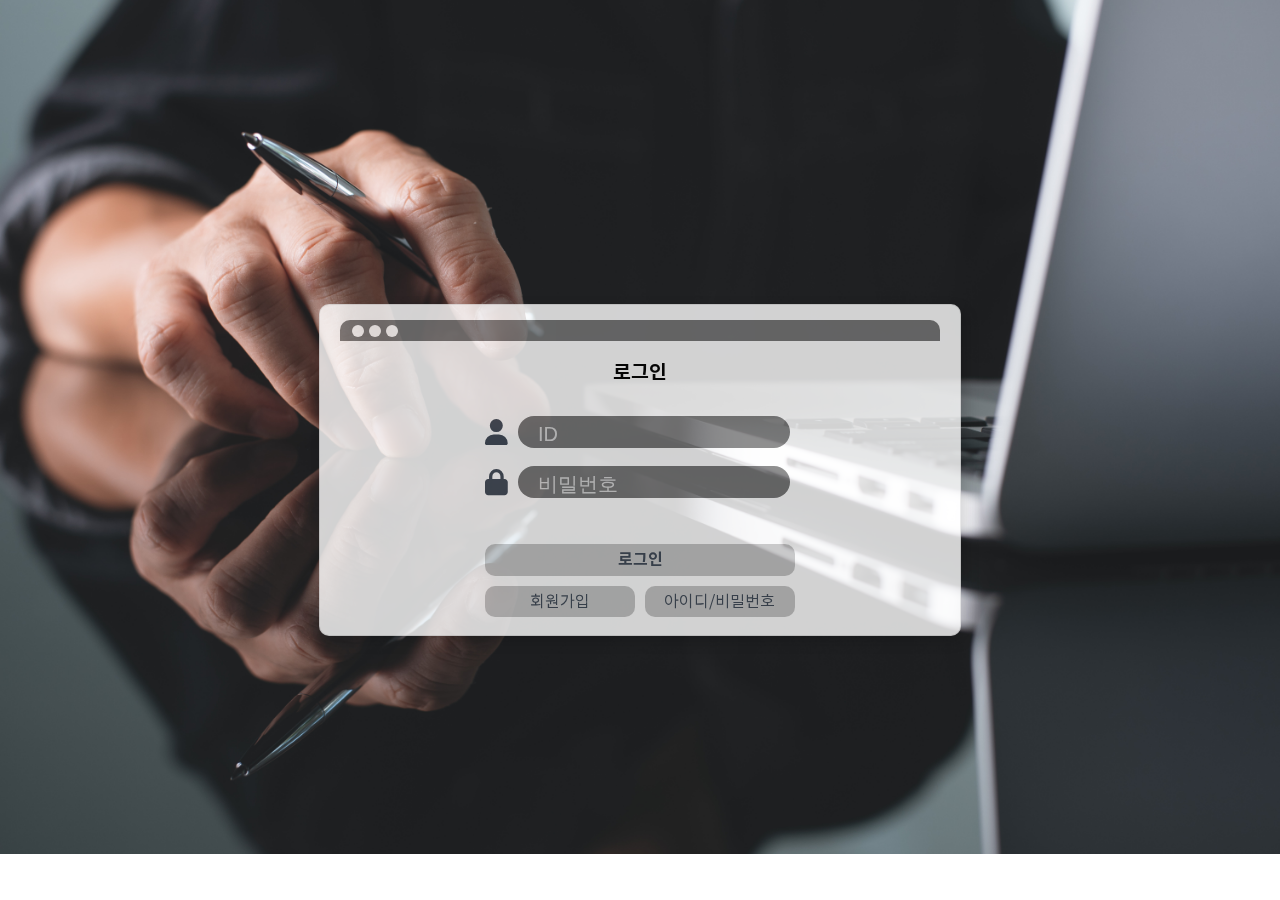
<file: index.html>
<!DOCTYPE html>
<html lang="ko">
  <head>
    <meta charset="utf-8" />
    <title>로그인 | Forest 관리시스템</title>
    <meta name="description" content="Forest 관리시스템" />

    <meta http-equiv="X-UA-Compatible" content="IE=edge" />
    <meta name="viewport" content="width=1400" />
    <meta name="apple-mobile-web-app-title" content="SOOBIN KIM" /> 
    <link rel="shortcut icon" type="image/x-icon" href="favicon.ico" />
    <link rel="stylesheet" href="fa/css/all.min.css" />
    <link rel="stylesheet" href="css/web-font.css" />
    <link rel="stylesheet" href="css/style.css" />
    <script src="js/jquery-3.6.0.min.js"></script>
    <script src="js/dino-common.js"></script>

  </head>
  <body class="login">
    <div id="wrapper">
      <main id="main">
        <section id="login"> 
          <div class="logo">
            <h1><img alt="SOOBINKIM" src="img/logo.png" />SOOBIN KIM</h1>
          </div>
          <div class="box">
            <div class="top">
              <ul>
                <li><span>장식</span></li>
                <li><span>장식</span></li>
                <li><span>장식</span></li>
              </ul>

            </div>
            <div class="bottom">
              <h2>로그인</h2>
              <ul class="login-form">
                <li><i class="fa-solid fa-user"></i><input placeholder="ID" type="text" /></li>
                <li><i class="fa-solid fa-lock"></i><input placeholder="비밀번호" type="password" /></li>
              </ul>
              <ul class="button-box">
                <li><a href="/page/overview/dashboard.html">로그인</a></li>
                <li><a href="#">회원가입</a></li>
                <li><a href="#">아이디/비밀번호</a></li>
                
              </ul>

            </div>

          </div> 

        </section>





      </main>






    </div> <!-- #wrapper -->

<script>
'use strict';



</script>
  </body>
</html>
</file>
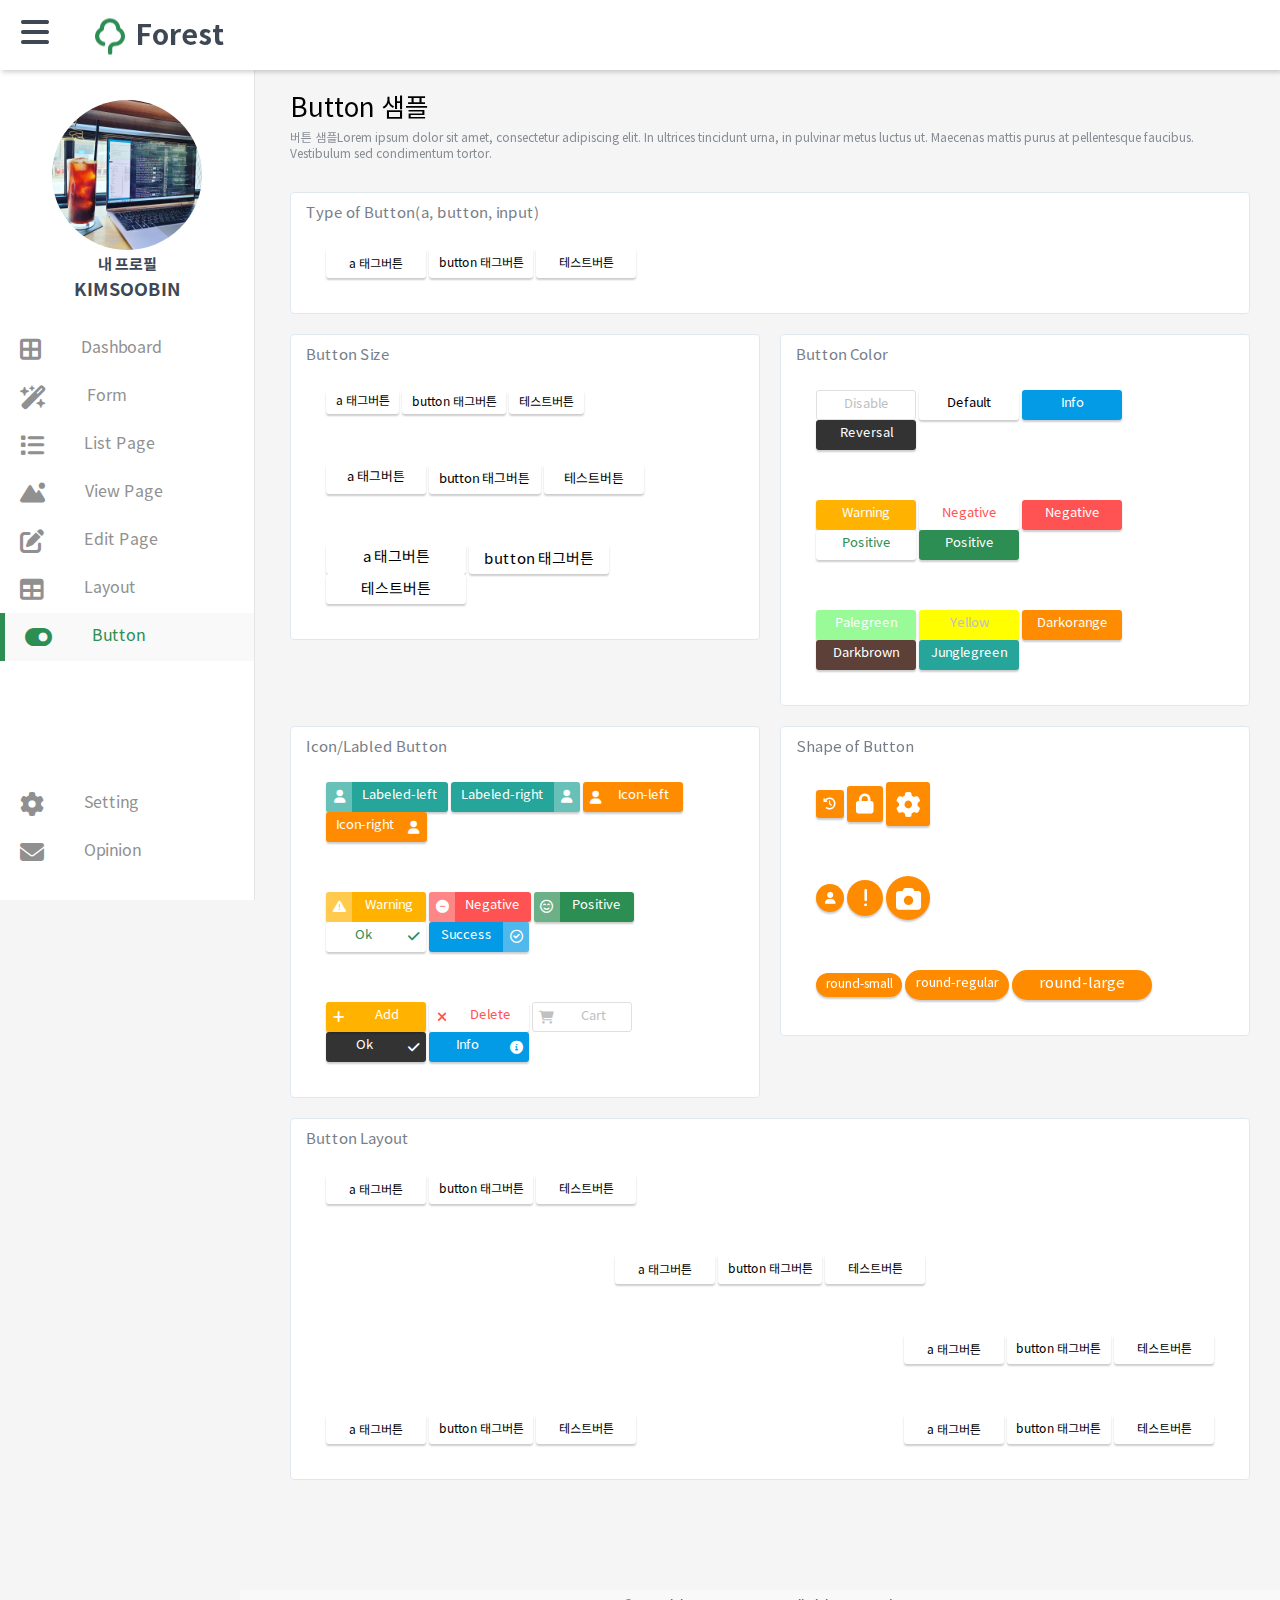
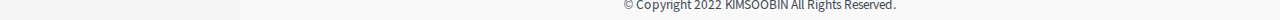
<file: page/sample/button.html>
<!DOCTYPE html>
<html lang="ko">
  <head>
    <meta charset="utf-8" />
    <title>Button | Forest 관리시스템</title>
    <meta name="description" content=" Forest 관리시스템" />

    <meta http-equiv="X-UA-Compatible" content="IE=edge" />
    <meta name="viewport" content="width=1400" />
    <meta name="apple-mobile-web-app-title" content="SOOBIN KIM" /> 
    <link rel="shortcut icon" type="image/x-icon" href="../../favicon.ico" />
    <link rel="stylesheet" href="../../fa/css/all.min.css" />
    <link rel="stylesheet" href="../../css/web-font.css" />
    <link rel="stylesheet" href="../../css/style.css" />
    <script src="../../js/jquery-3.6.0.min.js"></script>
    <script src="../../js/dino-common.js"></script>

  </head>
  <body class="sub button">
    <div id="wrapper">
      <a href="#" id="skip-nav">본문 바로가기</a>
      
      <header id="header">
        <div class="bar"><a href="#"><i class="fa-solid fa-bars"></i></a></div>
        <div class="logo">
          <h1><a href="#"><img alt="SOOBINKIM" src="../../img/logo.png" />Forest</a></h1>
        </div>
      </header>

      <section id="gnb" class="custom-scroll">
        <h2 class="ir-hidden">네비게이션</h2>
        <div class="profile">
          <img alt="picture" src="../../img/profile.jpg" />
          <h3>내 프로필</h3>
          <h4>KIMSOOBIN</h4>
        </div>
        <nav>
          <ul class="top">
            <li><a href="../overview/dashboard.html"><i class="fa-solid fa-border-all"></i>Dashboard</a></li>
            <li><a href="../../page/sample/form.html"><i class="fa-solid fa-wand-magic-sparkles"></i>Form</a></li>
            <li><a href="#"><i class="fa-solid fa-list"></i>List Page</a></li>
            <li><a href="#"><i class="fa-solid fa-mountain-sun"></i>View Page</a></li>
            <li><a href="../../page/sample/editpage.html"><i class="fa-solid fa-pen-to-square"></i>Edit Page</a></li>
            <li><a href="../../page/sample/layout.html"><i class="fa-solid fa-table"></i>Layout</a></li>
            <li class="on"><a href="../../page/sample/button.html"><i class="fa-solid fa-toggle-on"></i>Button</a></li>
          </ul>
          <ul class="bottom">
            <li><a href="#"><i class="fa-solid fa-gear"></i>Setting</a></li>
            <li><a href="#"><i class="fa-solid fa-envelope"></i>Opinion</a></li>
          </ul>
        </nav>
      </section>

      <main id="main">
        <h2>Button 샘플</h2>
        <p>버튼 샘플Lorem ipsum dolor sit amet, consectetur adipiscing elit. In ultrices tincidunt urna, in pulvinar metus luctus ut. Maecenas mattis purus at pellentesque faucibus. Vestibulum sed condimentum tortor.</p>
        <section class="container type-1">
          <section>
            <h3>Type of Button(a, button, input)</h3>
            <div class="button-inner">
              <a href="#" class="btn">a 태그버튼</a>
              <button type="submit" class="btn">button 태그버튼</button>
              <input type="submit" class="btn" value="테스트버튼" /> 
            </div>
          </section>
        </section>
        
        <section class="container type-2">
          <section>
            <h3>Button Size</h3>
            <div class="button-inner left">
              <a href="#" class="btn small">a 태그버튼</a>
              <button type="submit" class="btn small">button 태그버튼</button>
              <input type="submit" class="btn small" value="테스트버튼" />
            </div>

            <div class="button-inner left">
              <a href="#" class="btn regular">a 태그버튼</a>
              <button type="submit" class="btn regular">button 태그버튼</button>
              <input type="submit" class="btn regular" value="테스트버튼" />
            </div>

            <div class="button-inner left">
              <a href="#" class="btn large">a 태그버튼</a>
              <button type="submit" class="btn large">button 태그버튼</button>
              <input type="submit" class="btn large" value="테스트버튼" />
            </div>
          </section>

          <section>
            <h3>Button Color</h3>
            <div class="button-inner left">
              <a href="#" class="btn regular disable">Disable</a>
              <a href="#" class="btn regular default">Default</a>
              <a href="#" class="btn regular info">Info</a>
              <a href="#" class="btn regular reversal">Reversal</a>
            </div>
            <div class="button-inner left">
              <a href="#" class="btn regular warning">Warning</a>
              <a href="#" class="btn regular negative_empty">Negative</a>
              <a href="#" class="btn regular negative_full">Negative</a>
              <a href="#" class="btn regular positive_empty">Positive</a>
              <a href="#" class="btn regular positive_full">Positive</a>
            </div>
            <div class="button-inner left">
              <a href="#" class="btn regular palegreen">Palegreen</a>
              <a href="#" class="btn regular yellow">Yellow</a>
              <a href="#" class="btn regular darkorange">Darkorange</a>
              <a href="#" class="btn regular darkbrown">Darkbrown</a>
              <a href="#" class="btn regular junglegreen">Junglegreen</a>
            </div>
          </section>
        </section>

        <section class="container type-2">
          <section>
            <h3>Icon/Labled Button</h3>
            <div class="button-inner left">
              <a href="#" class="btn regular junglegreen labeled-left"><i class="fa-solid fa-user"></i>Labeled-left</a>
              <a href="#" class="btn regular junglegreen labeled-right"><i class="fa-solid fa-user"></i>Labeled-right</a>
              <a href="#" class="btn regular darkorange icon-left"><i class="fa-solid fa-user"></i>Icon-left</a>
              <a href="#" class="btn regular darkorange icon-right"><i class="fa-solid fa-user"></i>Icon-right</a>
            </div>
            <div class="button-inner left">
              <a href="#" class="btn regular warning labeled-left"><i class="fas fa-regular fa-triangle-exclamation"></i>Warning</a>
              <a href="#" class="btn regular negative_full labeled-left"><i class="fas fa-regular fa-circle-minus"></i>Negative</a>
              <a href="#" class="btn regular positive_full labeled-left"><i class="fa-regular fa-face-smile-beam"></i>Positive</a>
              <a href="#" class="btn regular positive_empty labeled-right"><i class="fa-solid fa-check"></i>Ok</a>
              <a href="#" class="btn regular info labeled-right"><i class="fa-regular fa-circle-check"></i>Success</a>
            </div>
            <div class="button-inner left">
              <a href="#" class="btn regular warning icon-left "><i class="fa-solid fa-plus"></i>Add</a>
              <a href="#" class="btn regular negative_empty icon-left"><i class="fa-solid fa-xmark"></i>Delete</a>
              <a href="#" class="btn regular disable icon-left "><i class="fa-solid fa-cart-shopping"></i>Cart</a>
              <a href="#" class="btn regular reversal icon-right"><i class="fa-solid fa-check"></i>Ok</a>
              <a href="#" class="btn regular info icon-right"><i class="fas fa-regular fa-circle-info"></i>Info</a>
            </div>
          </section>

          <section>
            <h3>Shape of Button</h3>
            <div class="button-inner left">
              <a href="#" class="btn darkorange icon-only icon-small"><i class="fa-solid fa-clock-rotate-left"></i><span class="ir-hidden">되돌리기</span></a>
              <a href="#" class="btn darkorange icon-only icon-regular"><i class="fa-solid fa-lock"></i><span class="ir-hidden">보안</span></a>
              <a href="#" class="btn darkorange icon-only icon-large"><i class="fa-solid fa-gear"></i><span class="ir-hidden">설정</span></a>
            </div>
            <div class="button-inner left">
              <a href="#" class="btn darkorange circle circle-small"><i class="fa-solid fa-user"></i><span class="ir-hidden">사용자</span></a>
              <a href="#" class="btn darkorange circle circle-regular"><i class="fa-solid fa-exclamation"></i><span class="ir-hidden">경고</span></a>
              <a href="#" class="btn large darkorange circle circle-large"><i class="fa-solid fa-camera"></i><span class="ir-hidden">사진</span></a>
            </div>
            <div class="button-inner left">
              <a href="#" class="btn small darkorange round">round-small</a>
              <a href="#" class="btn regular darkorange round">round-regular</a>
              <a href="#" class="btn large darkorange round">round-large</a>
            </div>
          </section>
        </section>
        <section class="container type-1">
          <section>
            <h3>Button Layout</h3>
            <div class="button-inner left">
              <a href="#" class="btn">a 태그버튼</a>
              <button type="submit" class="btn">button 태그버튼</button>
              <input type="submit" class="btn" value="테스트버튼" />
            </div>
  
            <div class="button-inner center">
              <a href="#" class="btn">a 태그버튼</a>
              <button type="submit" class="btn">button 태그버튼</button>
              <input type="submit" class="btn" value="테스트버튼" />
            </div>
  
            <div class="button-inner right">
              <a href="#" class="btn">a 태그버튼</a>
              <button type="submit" class="btn">button 태그버튼</button>
              <input type="submit" class="btn" value="테스트버튼" />
            </div>
  
            <div class="button-inner justify">
              <a href="#" class="btn left">a 태그버튼</a>
              <button type="submit" class="btn left">button 태그버튼</button>
              <input type="submit" class="btn left" value="테스트버튼" />
  
              <a href="#" class="btn">a 태그버튼</a>
              <button type="submit" class="btn">button 태그버튼</button>
              <input type="submit" class="btn" value="테스트버튼" />
            </div>
          </section>
        </section>




      </main>

      <footer id="footer">
        <p>© Copyright 2022 KIMSOOBIN All Rights Reserved.</p>
      </footer>




    </div> <!-- #wrapper -->

<script>
'use strict';



</script>
  </body>
</html>
</file>
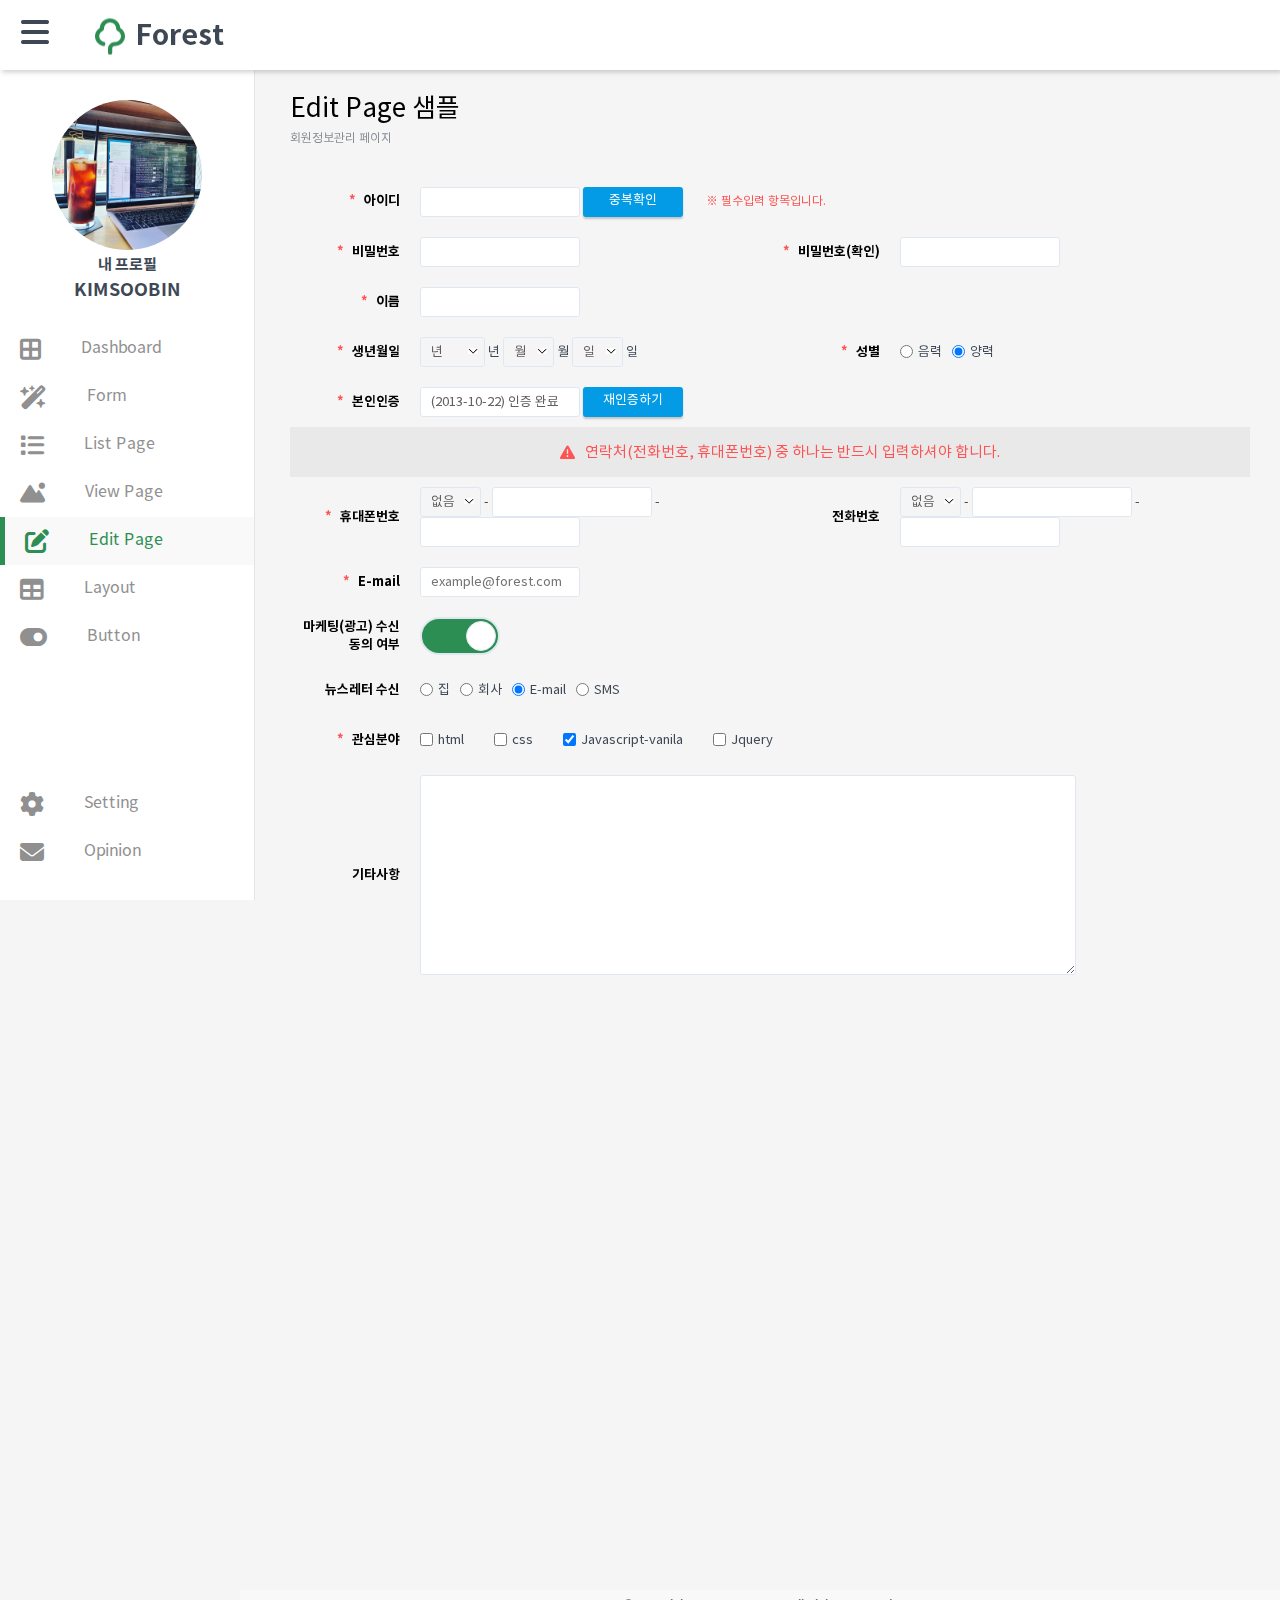
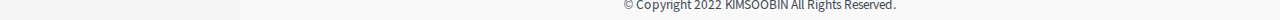
<file: page/sample/editpage.html>
<!DOCTYPE html>
<html lang="ko">
  <head>
    <meta charset="utf-8" />
    <title>Edit Page | Forest 관리시스템</title>
    <meta name="description" content=" Forest 관리시스템" />

    <meta http-equiv="X-UA-Compatible" content="IE=edge" />
    <meta name="viewport" content="width=1400" />
    <meta name="apple-mobile-web-app-title" content="SOOBIN KIM" /> 
    <link rel="shortcut icon" type="image/x-icon" href="../../favicon.ico" />
    <link rel="stylesheet" href="../../fa/css/all.min.css" />
    <link rel="stylesheet" href="../../css/web-font.css" />
    <link rel="stylesheet" href="../../css/style.css" />
    <script src="../../js/jquery-3.6.0.min.js"></script>
    <script src="../../js/dino-common.js"></script>

  </head>
  <body class="sub sample design editPage">
    <div id="wrapper">
      <a href="#" id="skip-nav">본문 바로가기</a>
      <header id="header">
        <div class="bar"><a href="#"><i class="fa-solid fa-bars"></i></a></div>
        <div class="logo">
          <h1><a href="#"><img alt="SOOBINKIM" src="../../img/logo.png" />Forest</a></h1>
        </div>
      </header>

      <section id="gnb" >
        <h2 class="ir-hidden">네비게이션</h2>
        <div class="profile">
          <img alt="picture" src="../../img/profile.jpg" />
          <h3>내 프로필</h3>
          <h4>KIMSOOBIN</h4>
        </div>
        <nav>
          <ul class="top">
            <li><a href="../overview/dashboard.html"><i class="fa-solid fa-border-all"></i>Dashboard</a></li>
            <li><a href="../../page/sample/form.html"><i class="fa-solid fa-wand-magic-sparkles"></i>Form</a></li>
            <li><a href="#"><i class="fa-solid fa-list"></i>List Page</a></li>
            <li><a href="#"><i class="fa-solid fa-mountain-sun"></i>View Page</a></li>
            <li class="on"><a href="../../page/sample/editpage.html"><i class="fa-solid fa-pen-to-square"></i>Edit Page</a></li>
            <li><a href="../../page/sample/layout.html"><i class="fa-solid fa-table"></i>Layout</a></li>
            <li><a href="../../page/sample/button.html"><i class="fa-solid fa-toggle-on"></i>Button</a></li>
          </ul>
          <ul class="bottom">
            <li><a href="#"><i class="fa-solid fa-gear"></i>Setting</a></li>
            <li><a href="#"><i class="fa-solid fa-envelope"></i>Opinion</a></li>
          </ul>
        </nav>
      </section>

      <main id="main">
        <h2>Edit Page 샘플</h2>
        <p>회원정보관리 페이지</p>

        <table class="form-box">
          <colgroup>
            <col style="width: 120px;" />
            <col />
            <col style="width: 120px;" />
            <col />
          </colgroup>
          <tbody>
            <tbody>
              <tr>
                <td class="th"><label for="user-id"><em>*</em>아이디</label></td>
                <td colspan="3">
                  <input type="text" name="user_id" id="user-id" class="text" value="" />
                  <a href="#" class="btn regular info">중복확인</a>
                  <span class="essential">※ 필수입력 항목입니다.</span>
                </td>
              </tr>
              <tr>
                <td class="th"><label for="password"><em>*</em>비밀번호</label></td>
                <td><input type="password" name="password" id="password" class="text" value="" /></td>
                <td class="th"><label for="password-re"><em>*</em>비밀번호(확인)</label></td>
                <td>
                  <input type="password" name="password-re" id="password-re" class="text" value="" />
                </td>
              </tr>
              <tr>
                <td class="th"><label for="name"><em>*</em>이름</label></td>
                <td colspan="3">
                  <input type="text" name="name" id="name" class="text" value="" />
                </td>
              </tr>
              <tr>
                <td class="th"><label for="birth"><em>*</em>생년월일</label></td>
                <td>                
                  <select name="" id="year">
                    <option value="">년</option>
                    <option value="s1">1991</option>
                    <option value="s1">1992</option>
                    <option value="s1">1993</option>
                    <option value="s1">1994</option>
                    <option value="s1">1995</option>
                  </select>
                   년 
                  <select name="" id="month">
                    <option value="">월</option>
                    <option value="m1">1</option>
                    <option value="m2">2</option>
                    <option value="m3">3</option>
                    <option value="m4">4</option>
                    <option value="m5">5</option>
                    <option value="m6">6</option>
                    <option value="m7">7</option>
                    <option value="m8">8</option>
                    <option value="m9">9</option>
                    <option value="m10">10</option>
                    <option value="m11">11</option>
                    <option value="m12">12</option>
                  </select>
                   월 
                  <select name="" id="day">
                    <option value="">일</option>
                    <option value="d1">1</option>
                    <option value="d2">2</option>
                    <option value="d3">3</option>
                    <option value="d4">4</option>
                    <option value="d5">5</option>
                    <option value="d6">6</option>
                    <option value="d7">7</option>
                    <option value="d8">8</option>
                    <option value="d9">9</option>
                    <option value="d10">10</option>
                    <option value="d11">11</option>
                    <option value="d12">12</option>
                    <option value="d13">13</option>
                    <option value="d14">14</option>
                    <option value="d15">15</option>
                    <option value="d16">16</option>
                    <option value="d17">17</option>
                    <option value="d18">18</option>
                    <option value="d19">19</option>
                    <option value="d20">20</option>
                    <option value="d21">21</option>
                    <option value="d22">22</option>
                    <option value="d23">23</option>
                    <option value="d24">24</option>
                    <option value="d25">25</option>
                    <option value="d26">26</option>
                    <option value="d27">27</option>
                    <option value="d28">28</option>
                    <option value="d29">29</option>
                    <option value="d30">30</option>
                    <option value="d31">31</option>
                  </select>
                  일
                </td>

                <td class="th"><label for="gender"><em>*</em>성별</label></td>
                <td>
                  <ul class="input-radio">
                    <li>
                      <input type="radio" name="birth" id="birth-1" value="birth-1" /><label for="birth-1">음력</label>
                    </li>
                    <li>
                      <input type="radio" name="birth" id="birth-2" value="birth-2" checked="checked"/><label for="birth-2">양력</label>
                    </li>
                  </ul>
                </td>
              </tr>
              <tr>
                <td class="th"><label for="
                  certification"><em>*</em>본인인증</label></td>
                <td colspan="3">
                  <input type="text" name="certification" id="certification" class="text" placeholder="readonly" value="(2013-10-22) 인증 완료" readonly="readonly" />
                  <a href="#" class="btn regular info">재인증하기</a>
                </td>
              </tr>
              <tr>
                <td colspan="4" class="essential-info">
                  <span class="essential"><i class="fas fa-regular fa-triangle-exclamation"></i>연락처(전화번호, 휴대폰번호) 중 하나는 반드시 입력하셔야 합니다.
                  </span>
                </td>
              </tr>
              <tr>
                <td class="th"><label for="mobile"><em>*</em>휴대폰번호</label></td>
                <td>                
                  <select name="" id="first-number">
                    <option value="null">없음</option>
                    <option value="010">010</option>
                    <option value="011">011</option>
                    <option value="016">016</option>
                    <option value="017">017</option>
                    <option value="018">018</option>
                  </select>
                   -
                  <input type="text" name="middle-number" id="middle-number" class="text" value="" />
                   -
                  <input type="text" name="last-number" id="last-number" class="text" value="" />
                </td>
                <td class="th"><label for="mobile">전화번호</label></td>
                <td>                
                  <select name="" id="first-number">
                    <option value="null">없음</option>
                    <option value="02">02</option>
                    <option value="031">031</option>
                    <option value="032">032</option>
                    <option value="033">033</option>
                    <option value="041">041</option>
                  </select>
                   -
                  <input type="text" name="middle-number" id="middle-number" class="text" value="" />
                  -
                  <input type="text" name="last-number" id="last-number" class="text" value="" />
                </td>
              </tr>
              <tr>
                <td class="th"><label for="email"><em>*</em>E-mail</label></td>
                <td><input type="text" name="email" id="email" class="text" value="" placeholder="example@forest.com"/></td>
              </tr>
              <tr>
                <td class="th"><label for="interests">마케팅(광고) 수신동의 여부</label></td>
                <td>
                  <a href="#" class="btn-toggle">
                    <label for="">광고수신여부</label>
                    <input type="hidden" name="" id="" data-left="N" data-right="Y" value="Y"/>
                  </a>
                </td>
              </tr>
              <tr>
                <td class="th"><label for="newsletter-1">뉴스레터 수신</label></td>
                <td>
                  <ul class="input-radio">
                    <li><input type="radio" name="newsletter" id="newsletter-1" value="home" /><label for="home">집</label></li>
                    <li><input type="radio" name="newsletter" id="newsletter-2" value="office"/><label for="office">회사</label></li>
                    <li><input type="radio" name="newsletter" id="newsletter-3" value="mailing"  checked="checked" /><label for="mailing">E-mail</label></li>
                    <li><input type="radio" name="newsletter" id="newsletter-4" value="sms" /><label for="sms">SMS</label></li>
                  </ul>
                </td>
              </tr>
              <tr>
                <td class="th"><label for="interests"><em>*</em>관심분야</label></td>
                <td colspan="3">
                  <ul class="input-list">
                    <li><input type="checkbox" name="language[]" id="language-1" value="lang-1" /><label for="language-1">html</label></li>
                    <li><input type="checkbox" name="language[]" id="language-2" value="lang-2" /><label for="language-2">css</label></li>
                    <li><input type="checkbox" name="language[]" id="language-3" value="lang-3" checked="checked"/><label for="language-3">Javascript-vanila</label></li>
                    <li><input type="checkbox" name="language[]" id="language-4" value="lang-4" /><label for="language-4">Jquery</label></li>
                  </ul>
                </td>
              </tr>
              <tr>
                <td class="th"><label for="interests">기타사항</label></td>
                <td colspan="3" class="editor">
                  <textarea name="editor_content" id="editor-content" class="editor"></textarea>
                </td>
              </tr>
            </tbody>
          </tbody>
        </table>

       

      </main>

      <footer id="footer">
        <p>© Copyright 2022 KIMSOOBIN All Rights Reserved.</p>
      </footer>




    </div> <!-- #wrapper -->

<script>
'use strict';

setToggle();
function setToggle() {
  $('a.btn-toggle').each(function() {
    var value = $(this).find('input').val();
    var valueLeft = $(this).find('input').attr('data-left');
    var valueRight = $(this).find('input').attr('data-right');
    $(this).attr({'title': value});
    if (value === valueRight) {
      $(this).addClass('on');
    } else {
      $(this).removeClass('on');
    }
  });

  $('a.btn-toggle').on('click', function() {
    var valueLeft = $(this).find('input').attr('data-left');
    var valueRight = $(this).find('input').attr('data-right');
    if ($(this).hasClass('on') === true) {
      $(this).removeClass('on');
      $(this).find('input').val(valueLeft);
      $(this).attr({'title': valueLeft});
    } else {
      $(this).addClass('on');
      $(this).find('input').val(valueRight);
      $(this).attr({'title': valueRight});
    }
  });
};



</script>
  </body>
</html>
</file>
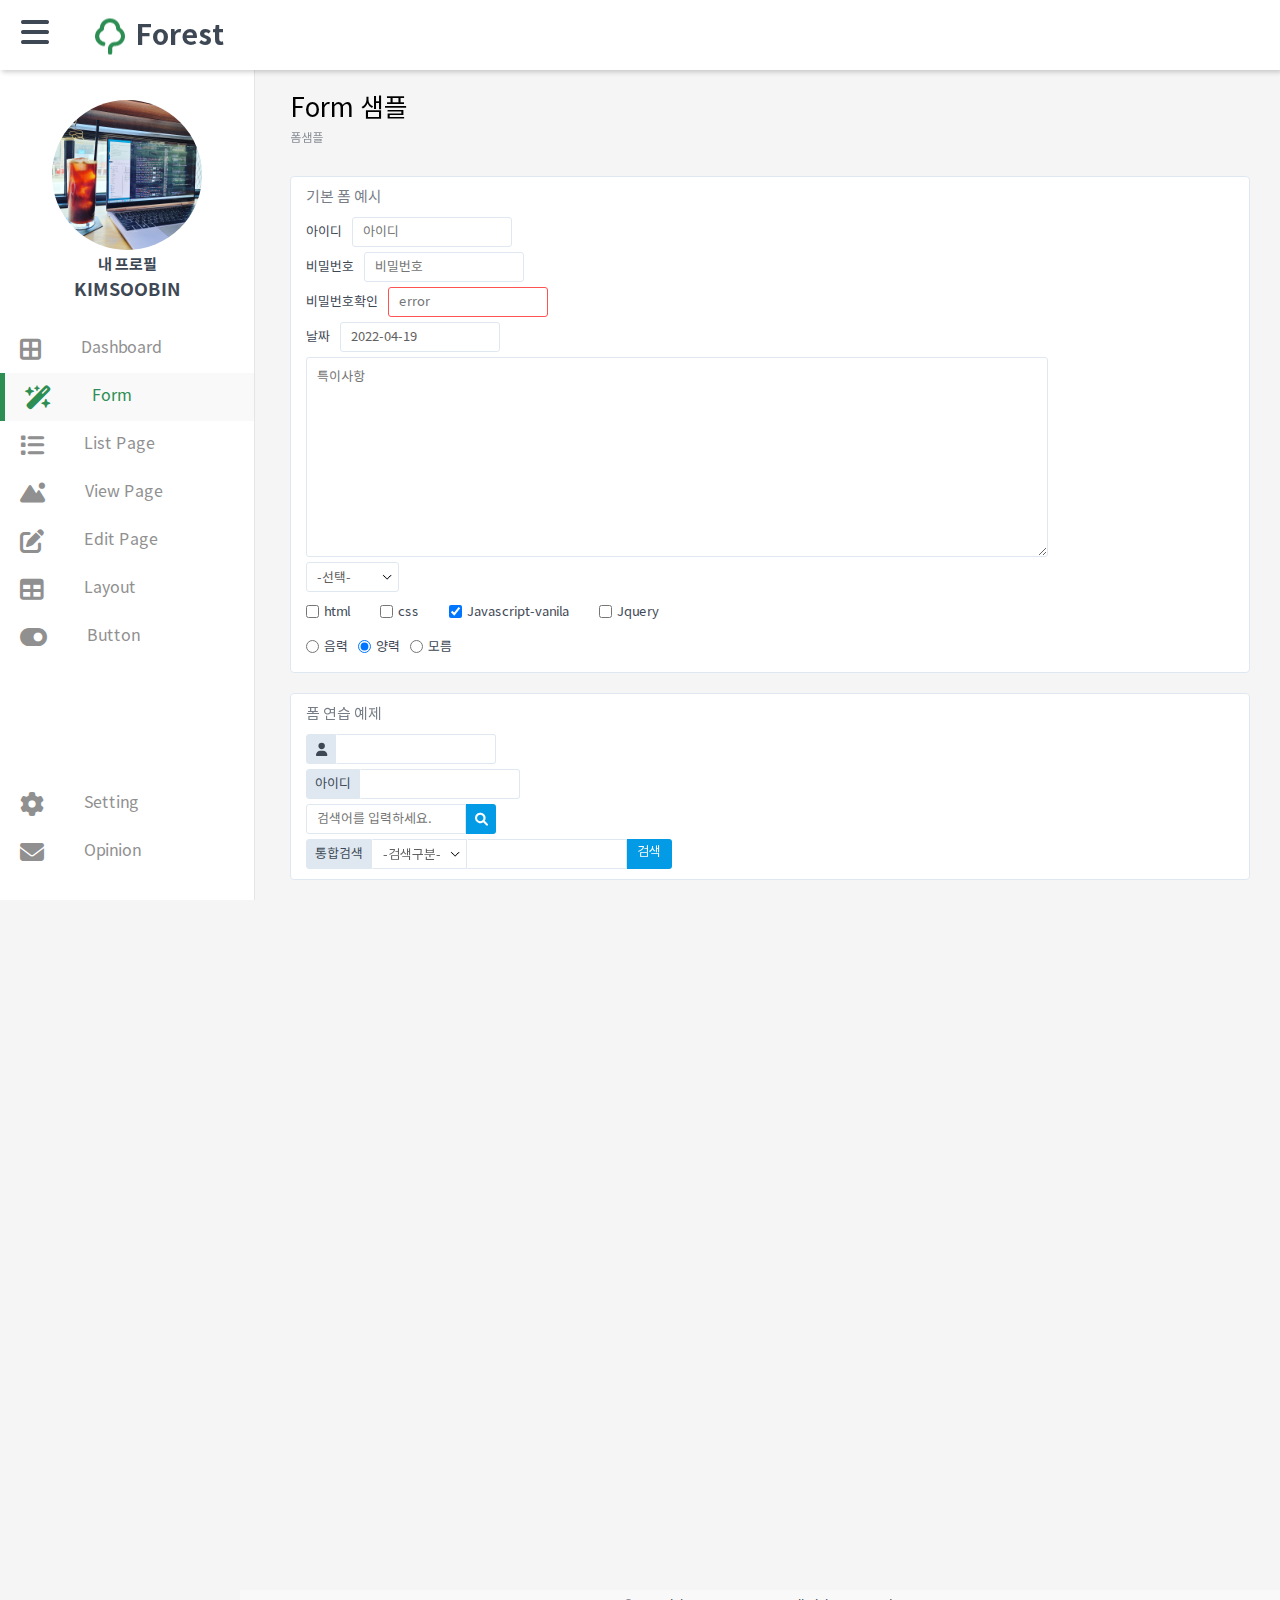
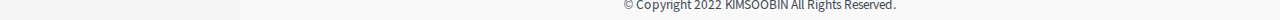
<file: page/sample/form.html>
<!DOCTYPE html>
<html lang="ko">
  <head>
    <meta charset="utf-8" />
    <title>Form | Forest 관리시스템</title>
    <meta name="description" content=" Forest 관리시스템" />

    <meta http-equiv="X-UA-Compatible" content="IE=edge" />
    <meta name="viewport" content="width=1400" />
    <meta name="apple-mobile-web-app-title" content="SOOBIN KIM" /> 
    <link rel="shortcut icon" type="image/x-icon" href="../../favicon.ico" />
    <link rel="stylesheet" href="../../fa/css/all.min.css" />
    <link rel="stylesheet" href="../../css/web-font.css" />
    <link rel="stylesheet" href="../../css/style.css" />
    <script src="../../js/jquery-3.6.0.min.js"></script>
    <script src="../../js/dino-common.js"></script>

  </head>
  <body class="sub sample design form">
    <div id="wrapper">
      <a href="#" id="skip-nav">본문 바로가기</a>
      <header id="header">
        <div class="bar"><a href="#"><i class="fa-solid fa-bars"></i></a></div>
        <div class="logo">
          <h1><a href="#"><img alt="SOOBINKIM" src="../../img/logo.png" />Forest</a></h1>
        </div>
      </header>

      <section id="gnb" >
        <h2 class="ir-hidden">네비게이션</h2>
        <div class="profile">
          <img alt="picture" src="../../img/profile.jpg" />
          <h3>내 프로필</h3>
          <h4>KIMSOOBIN</h4>
        </div>
        <nav>
          <ul class="top">
            <li><a href="../overview/dashboard.html"><i class="fa-solid fa-border-all"></i>Dashboard</a></li>
            <li class="on"><a href="../../page/sample/form.html"><i class="fa-solid fa-wand-magic-sparkles"></i>Form</a></li>
            <li><a href="#"><i class="fa-solid fa-list"></i>List Page</a></li>
            <li><a href="#"><i class="fa-solid fa-mountain-sun"></i>View Page</a></li>
            <li><a href="../../page/sample/editpage.html"><i class="fa-solid fa-pen-to-square"></i>Edit Page</a></li>
            <li><a href="../../page/sample/layout.html"><i class="fa-solid fa-table"></i>Layout</a></li>
            <li><a href="../../page/sample/button.html"><i class="fa-solid fa-toggle-on"></i>Button</a></li>
          </ul>
          <ul class="bottom">
            <li><a href="#"><i class="fa-solid fa-gear"></i>Setting</a></li>
            <li><a href="#"><i class="fa-solid fa-envelope"></i>Opinion</a></li>
          </ul>
        </nav>

      </section>

      <main id="main">
        <h2>Form 샘플</h2>
        <p>폼샘플</p>


        <section class="container type-1">
          <section>
            <h3>기본 폼 예시</h3>
            <ul class="form-box">
              <li>아이디<input type="text" name="" id="name" class="text" placeholder="아이디" value="" /></li>
              <li>비밀번호<input type="password" name="password" id="password" class="text" placeholder="비밀번호" value="" /></li>
              <li>비밀번호확인<input type="text" name="" id="error" class="error text" placeholder="error" value="" /></li>
              <li>날짜<input type="text" name="day" id="day" class="day text" placeholder="readonly" value="2022-04-19" readonly="readonly" /></li>
              <li><textarea name="" id="" placeholder="특이사항"></textarea></li>
              <li>
                <select name="" id="">
                  <option value="">-선택-</option>
                  <option value="s1">AdobeXD</option>
                  <option value="s1">Figma</option>
                  <option value="s1">Zeplin</option>
                  <option value="s1">Sketch</option>
                  <option value="s1">기타</option>
                </select>
              </li>
              <li>
                <ul class="input-list">
                  <li><input type="checkbox" name="language[]" id="language-1" value="lang-1" /><label for="language-1">html</label></li>
                  <li><input type="checkbox" name="language[]" id="language-2" value="lang-2" /><label for="language-2">css</label></li>
                  <li><input type="checkbox" name="language[]" id="language-3" value="lang-3" checked="checked"/><label for="language-3">Javascript-vanila</label></li>
                  <li><input type="checkbox" name="language[]" id="language-4" value="lang-4" /><label for="language-4">Jquery</label></li>
                </ul>
              </li>
              <li>
                <ul class="input-radio">
                  <li><input type="radio" name="birth" id="birth-1" value="birth-1" /><label for="birth-1">음력</label></li>
                  <li><input type="radio" name="birth" id="birth-2" value="birth-2" checked="checked"/><label for="birth-2">양력</label></li>
                  <li><input type="radio" name="birth" id="birth-3" value="birth-3" /><label for="birth-3">모름</label></li>
                </ul>
              </li>

            </ul>

          </section>
        </section>

        <section class="container type-1">
          <section>
            <h3>폼 연습 예제</h3>
            <ul class="form-box">
              <li>
                <div class="input-inner">
                  <label for="user-id"><i class="fa-solid fa-user"><span>아이디</span></i></label>
                  <input type="text" name="user-id" id="user-id" class="text" />
                </div>
              </li>
              <li>
                <div class="input-inner">
                  <label for="user-id">아이디</label>
                  <input type="text" name="user-id" id="user-id" class="text"/>
                </div>
              </li>
              <li>
                <div class="input-inner">
                  <input type="text" name="user_id" id="user-id" class="text" placeholder="검색어를 입력하세요." />
                  <a href="#" class="btn regular info icon-only"><i class="fa-solid fa-search"><span>검색</span></i></a>
                </div>
              </li>
              <li>
                <div class="input-inner">
                  <label for="search-box">통합검색</label>
                  <select name="search-box" id="search-box">
                    <option value="">-검색구분-</option>
                    <option value="">글</option>
                    <option value="">댓글</option>
                    <option value="">글쓴이</option>
                  </select>
                  <input type="text" name="search" id="search" class="search text" />
                  <a href="#" class="btn regular info">검색</a>

                </div>
              </li>








            </ul>

          </section>


        </section>


      </main>

      <footer id="footer">
        <p>© Copyright 2022 KIMSOOBIN All Rights Reserved.</p>
      </footer>




    </div> <!-- #wrapper -->

<script>
'use strict';



</script>
  </body>
</html>
</file>
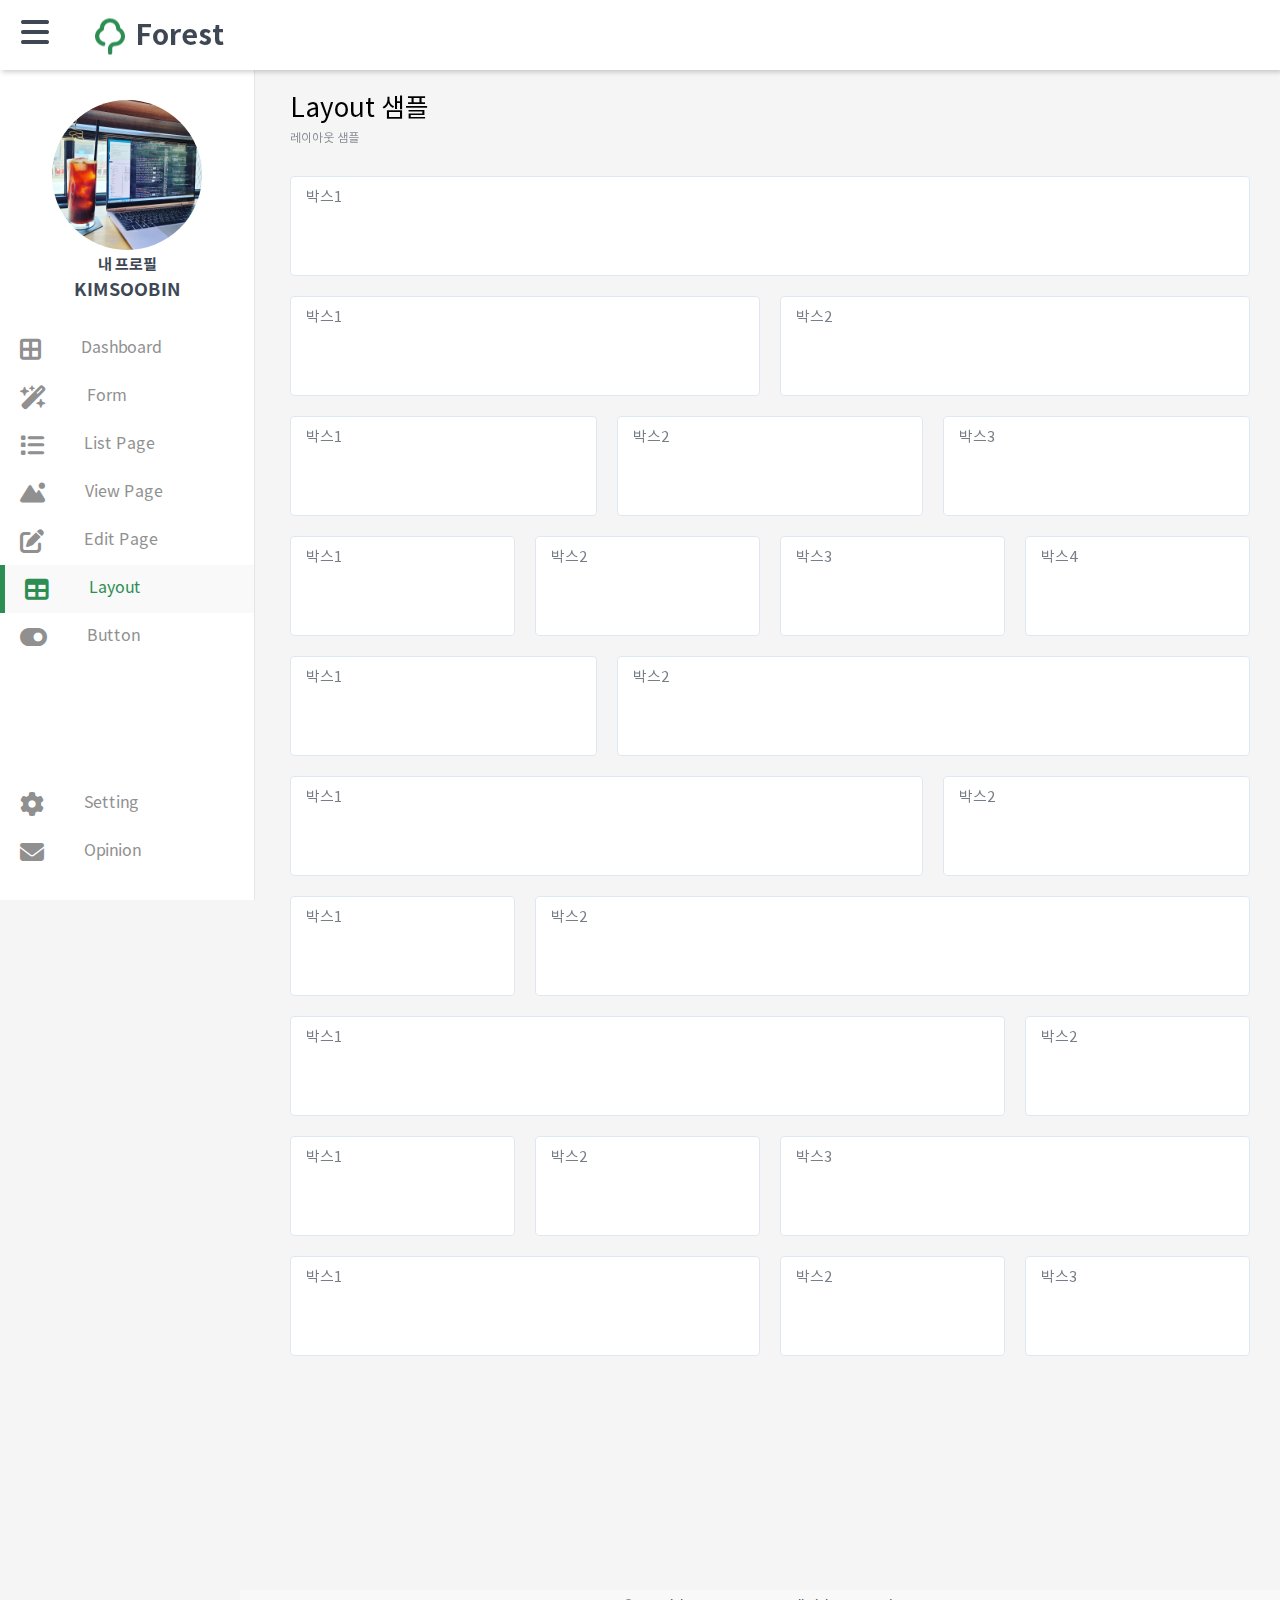
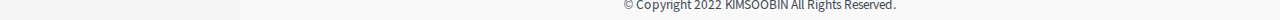
<file: page/sample/layout.html>
<!DOCTYPE html>
<html lang="ko">
  <head>
    <meta charset="utf-8" />
    <title>Layout | Forest 관리시스템</title>
    <meta name="description" content="Forest 관리시스템 레이아웃" />

    <meta http-equiv="X-UA-Compatible" content="IE=edge" />
    <meta name="viewport" content="width=1400" />
    <meta name="apple-mobile-web-app-title" content="SOOBIN KIM" /> 
    <link rel="shortcut icon" type="image/x-icon" href="../../favicon.ico" />
    <link rel="stylesheet" href="../../fa/css/all.min.css" />
    <link rel="stylesheet" href="../../css/web-font.css" />
    <link rel="stylesheet" href="../../css/style.css" />
    <script src="../../js/jquery-3.6.0.min.js"></script>
    <script src="../../js/dino-common.js"></script>

  </head>
  <body class="sub sample design layout">
    <div id="wrapper">
      <a href="#" id="skip-nav">본문 바로가기</a>
      <header id="header">
        <div class="bar"><a href="#"><i class="fa-solid fa-bars"></i></a></div>
        <div class="logo">
          <h1><a href="#"><img alt="SOOBINKIM" src="../../img/logo.png" />Forest</a></h1>
        </div>
      </header>

      <section id="gnb" class="custom-scroll">
        <h2 class="ir-hidden">네비게이션</h2>
        <div class="profile">
          <img alt="picture" src="../../img/profile.jpg" />
          <h3>내 프로필</h3>
          <h4>KIMSOOBIN</h4>
        </div>
        <nav>
          <ul class="top">
            <li><a href="../overview/dashboard.html"><i class="fa-solid fa-border-all"></i>Dashboard</a></li>
            <li><a href="../../page/sample/form.html"><i class="fa-solid fa-wand-magic-sparkles"></i>Form</a></li>
            <li><a href="#"><i class="fa-solid fa-list"></i>List Page</a></li>
            <li><a href="#"><i class="fa-solid fa-mountain-sun"></i>View Page</a></li>
            <li><a href="../../page/sample/editpage.html"><i class="fa-solid fa-pen-to-square"></i>Edit Page</a></li>
            <li class="on"><a href="../../page/sample/layout.html"><i class="fa-solid fa-table"></i>Layout</a></li>
            <li><a href="../../page/sample/button.html"><i class="fa-solid fa-toggle-on"></i>Button</a></li>
          </ul>
          <ul class="bottom">
            <li><a href="#"><i class="fa-solid fa-gear"></i>Setting</a></li>
            <li><a href="#"><i class="fa-solid fa-envelope"></i>Opinion</a></li>
          </ul>
        </nav>
      </section>

      <main id="main">
        <h2>Layout 샘플</h2>
        <p>레이아웃 샘플</p>
        <section class="container type-1">
          <section>
            <h3>박스1</h3>

          </section>
        </section>

        <section class="container type-2">
          <section>
            <h3>박스1</h3>

          </section>
          <section>
            <h3>박스2</h3>

          </section>
        </section>

        <section class="container type-3">
          <section>
            <h3>박스1</h3>

          </section>
          <section>
            <h3>박스2</h3>

          </section>
          <section>
            <h3>박스3</h3>

          </section>
        </section>

        <section class="container type-4">
          <section>
            <h3>박스1</h3>

          </section>
          <section>
            <h3>박스2</h3>

          </section>
          <section>
            <h3>박스3</h3>

          </section>
          <section>
            <h3>박스4</h3>

          </section>
        </section>

        <section class="container type-1-2">
          <section>
            <h3>박스1</h3>

          </section>
          <section>
            <h3>박스2</h3>

          </section>
        </section>

        <section class="container type-2-1">
          <section>
            <h3>박스1</h3>

          </section>
          <section>
            <h3>박스2</h3>

          </section>
        </section>

        <section class="container type-1-3">
          <section>
            <h3>박스1</h3>

          </section>
          <section>
            <h3>박스2</h3>

          </section>
        </section>

        <section class="container type-3-1">
          <section>
            <h3>박스1</h3>

          </section>
          <section>
            <h3>박스2</h3>

          </section>
        </section>

        <section class="container type-1-1-2">
          <section>
            <h3>박스1</h3>

          </section>
          <section>
            <h3>박스2</h3>

          </section>
          <section>
            <h3>박스3</h3>

          </section>
        </section>

        <section class="container type-2-1-1">
          <section>
            <h3>박스1</h3>

          </section>
          <section>
            <h3>박스2</h3>

          </section>
          <section>
            <h3>박스3</h3>

          </section>
        </section>


      </main>

      <footer id="footer">
        <p>© Copyright 2022 KIMSOOBIN All Rights Reserved.</p>
      </footer>




    </div> <!-- #wrapper -->

<script>
'use strict';



</script>
  </body>
</html>
</file>
<file: css/web-font.css>
@charset 'utf-8';

@font-face {
    font-family: 'NotoSansKR';
    font-style: normal;
    font-weight: 300;
    src: local('※'),
        url('../font/NotoSansKR-Light.woff2') format('woff2'),
        url('../font/NotoSansKR-Light.woff') format('woff'),
        url('../font/NotoSansKR-Light.otf') format('opentype');
}

@font-face {
    font-family: 'NotoSansKR';
    font-style: normal;
    font-weight: 400;
    src: local('※'),
        url('../font/NotoSansKR-Regular.woff2') format('woff2'),
        url('../font/NotoSansKR-Regular.woff') format('woff'),
        url('../font/NotoSansKR-Regular.otf') format('opentype');
}

@font-face {
    font-family: 'NotoSansKR';
    font-style: normal;
    font-weight: 500;
    src: local('※'),
        url('../font/NotoSansKR-Medium.woff2') format('woff2'),
        url('../font/NotoSansKR-Medium.woff') format('woff'),
        url('../font/NotoSansKR-Medium.otf') format('opentype');
}

@font-face {
    font-family: 'NotoSansKR';
    font-style: normal;
    font-weight: 700;
    src: local('※'),
        url('../font/NotoSansKR-Bold.woff2') format('woff2'),
        url('../font/NotoSansKR-Bold.woff') format('woff'),
        url('../font/NotoSansKR-Bold.otf') format('opentype');
}
</file>
<file: css/style.css>
@charset "utf-8";

/* reset */
html {}
body {margin: 0;}
h1, h2, h3, h4, h5, h6, ul, ol, li, dl, dt, dd, p {margin: 0; padding: 0;}
h1, h2, h3, h4, h5, h6 {font-weight: 700;}
a {color: inherit; text-decoration: inherit;}
li {list-style: none;}
img {vertical-align: middle; max-width: 100%;}
address, em, i, cite {font-style: normal;}
table {border-collapse: collapse;}
table caption {overflow: hidden; width: 0; height: 0;}
i[class^="fa"] {position: relative; vertical-align: middle;}
i[class^="fa"] span {position: absolute; left: -9999px;}
.ir-hidden {position: absolute; left: -9999px;}


/* common */
body {font-family: 'NotoSansKR', 'Apple SD Gothic Neo', '맑은 고딕', Malgun Gothic, '돋움', Dotum, Helvetica, AppleGothic, sans-serif; font-size: 13px; font-weight: 400; color: #3e4855; background-color: #f5f5f5;}
#wrapper {position:relative; padding: 70px 0 0 240px; box-sizing: border-box; overflow: hidden;}
#skip-nav {position: fixed; left: 0; top: -40px; width: 100%; line-height: 40px; text-align: center; background-color: rgba(0, 0, 0, 0.5); color: #ffffff; font-size: 16px; transition: top0 .3s; z-index: 100000;}
#skip-nav:focus {top: 0;}


#header {position: fixed; left: 0; top: 0; width: 100%; height: 70px; z-index: 10000; box-shadow: 2px 2px 5px 0 rgba(0, 0, 0, 0.2); background: #ffffff;}
#header {position: fixed; left: 0; top: 0; width: 100%; height: 70px; box-sizing: border-box;  z-index: 100000; box-shadow: 2px 2px 5px 0 rgba(0, 0, 0, 0.2); background: #ffffff;}
#header div.bar {position: relative; width: 70px; height: 100%;font-size: 32px;}
#header div.bar a {position: relative; display: inline-block; width: 100%; height: 100%;}
#header div.bar a i {left: 50%; top: 50%; transform: translate(-50%, -80%);}
#header div.logo {position: absolute; left: 70px; top: 0; width: 220px; height: 100%; background-color: rgba(255, 255, 255, 0.1);}
#header h1 {position: absolute; left: 25px; top: 50%; transform: translate(0, -50%); width: 140px; font-size: 28px;}
#header h1 img {padding-right: 10px;}


#gnb {position: fixed; left: 0; top: 70px; width: 255px; height: calc(100% - 70px); box-sizing: border-box; overflow: auto; background: #ffffff; border-right: 1px solid rgba(0, 0, 0, 0.1); transition: all 0.5s;}
#gnb div.profile {width: 100%; height: 255px;}
#gnb div.profile img {position: relative; width: 150px; height: 150px; border-radius: 100px; top: 30px; left: 50%; transform: translate(-50%, 0);}
#gnb div.profile h3 {position: relative; display: block; top: 35px; text-align: center;}
#gnb div.profile h4 {position: relative; display: block; top: 37px; left: 50%; transform: translate(-50%, 0); text-align: center; font-size: 18px;}
#gnb nav {position: relative; height: 70%;}
#gnb nav > ul.top {}
#gnb nav > ul.top > li {width: 249px; height: 48px; font-size: 16px; line-height: 45px; color: #909090; transition: all 0.3s;}
#gnb nav > ul.top > li:hover {background: #f9f9f9;}
#gnb nav > ul.top > li.on {width: 249px; background: #f9f9f9; border-left: 5px solid #2C8E53; color: #2C8E53;}
#gnb nav > ul.top > li > a {display: inline-block; width: 100%; height: 100%;}
#gnb nav > ul.top > li > a i {padding: 0 40px 0 20px; font-size: 24px}
#gnb nav > ul.top > li:nth-child(4) a i {font-size: 20px;}
#gnb nav > ul.bottom {position: absolute; bottom: 30px;}
#gnb nav > ul.bottom > li {width: 250px; height: 48px; font-size: 16px; line-height: 45px; color: #909090;}
#gnb nav > ul.bottom > li > a {display: inline-block; width: 100%; height: 100%;}
#gnb nav > ul.bottom > li > a i {padding: 0 40px 0 20px; font-size: 24px}

#gnb.side {position: fixed; left: 0; top: 70px; width: 70px; height: calc(100% - 70px); box-sizing: border-box; overflow: hidden; border-right: 1px solid rgba(0, 0, 0, 0.1); background: #ffffff;}
#gnb.side div.profile {width: 100%; height: 100px;}
#gnb.side div.profile img {position: relative; width: 50px; height: 50px; border-radius: 100px; top: 20px; left: 50%; transform: translate(-50%, 0);}
#gnb.side div.profile h3 {text-indent: -9999px;}
#gnb.side div.profile h4 {text-indent: -9999px;}

#footer {height: 30px; background: #f9f9f9; font-size: 12px; line-height: 30px; text-align: center;}


/* 로그인페이지 */
body.login {background: url(../img/bg02.jpeg) 0 0 no-repeat; background-size: cover; opacity: 0.8;}
#login div.logo {position: relative; left: 0; top: 120px; text-align: center; color: #ffffff;}
#login div.logo h1 {font-size: 36px;}
#login div.logo h1 img {position: relative; padding-right: 15px; top: -3px;}
#login div.box {position: fixed; left: 50%; top: 50%; transform: translate(-50%, -50%); width: 600px; height: 300px; background-color: #ffffff; border-radius: 10px; box-shadow: 5px 5px 15px 0 rgba(0, 0, 0, 0.2);}
#login div.box div.top {position: relative; left: 0; top: 0; width: 100%; height: 7%; background-color: rgba(59, 59, 59, 0.7); border-top-left-radius: 10px; border-top-right-radius: 10px;}
#login div.box div.top > ul {position: relative; top: 26%; left: 2%; transform: translate(0, -50%);}
#login div.box div.top ul li {float: left; width: 12px; height: 12px; border-radius: 100px; background-color: #ffffff; margin-right: 5px;}
#login div.box div.top ul li span {position: absolute; text-indent: -99999px;}
#login div.box div.bottom {position: absolute; right: 0; top: 7%; width: 100%; height: 93%;}
#login div.box div.bottom h2 {text-align: center; padding: 10px 0 30px 0;}
#login div.box div.bottom ul.login-form {position: relative; width: 310px; height: 35%; top: 0; left: 50%; transform: translate(-50%, 0);}
#login div.box div.bottom ul.login-form li {position: inherit; height: 40px;}
#login div.box div.bottom ul.login-form li i {font-size: 26px; margin-right: 10px;}
#login div.box div.bottom ul.login-form li input {height: 26px; width: 250px; border: none; border-radius: 100px; vertical-align: middle; background-color: rgba(59, 59, 59, 0.7); padding-left: 20px; padding-top: 5px; font-size: 20px; color: #ffffff;} 
#login div.box div.bottom ul.login-form li input::placeholder {color: rgba(223, 223, 223, 0.9);}
#login div.box div.bottom ul.button-box {position: relative; width: 310px; height: 30%; top: 0; left: 50%; transform: translate(-50%, 0);}
#login div.box div.bottom ul.button-box li {padding: 5px 10px; display: inline-block; border-radius: 10px; font-size: 16px; text-align: center; background-color: rgba(59, 59, 59, 0.3);}
#login div.box div.bottom ul.button-box li:first-child {width: 290px; margin-bottom: 10px; font-weight: 600;}
#login div.box div.bottom ul.button-box li:nth-child(2) {position: relative; width: 42%; left: 0;}
#login div.box div.bottom ul.button-box li:last-child {position: absolute; width: 42%; right: 0;}
#login div.box div.bottom ul.button-box li a {position: relative; display: inline-block; width: 100%; height: 100%; box-sizing: border-box; color: #3e4855;}


/*sub common*/
body.sub {}
body.sub #main {position: relative; min-height: calc(180vh - 100px); padding: 20px 30px 100px 50px; box-sizing: border-box;}
body.sub #main > h2 {font-size: 26px; font-weight: 400; margin-bottom: 5px;}
body.sub #main > h2 + p {font-size: 12px; opacity: 0.6; margin-bottom: 30px;}



/*대시보드*/
#main section.box {position: relative; width: calc(33.33% - 13.33px); height: 100%; float: left;   margin-top: 20px;} 
#main.dashboard section + section {margin-left: 15px;}
#main h2 {color: #000000; font-weight: 800;}
#main section > div {border: 1px solid rgba(0, 0, 0, 0.1); border-radius: 3px; background-color: #ffffff; padding: 15px 20px;}
#main section > div h3 {margin-bottom: 15px; font-weight: 400; font-size: 18px;}
#main section div + div {margin-top: 20px;}
#main section > div div.thumbnail {position: relative; width: 100%; height: 100%;}
#main section > div div.thumbnail h4 {position: absolute; bottom: 70px; left: 20px; color: #ffffff; font-size: 15px; font-weight: 400;}
#main section > div div.thumbnail p {position: relative; padding: 15px 0;}
#main section > div ul {position: relative; top: 0px; font-size: 13px;}
#main section > div ul li {position: relative; margin-bottom: 10px;}
#main section > div ul li dt {display: inline-block;}
#main section > div ul li dd {position: absolute; display: inline-block; right: 0;} 
#main section > div ul li:first-child dd em {color: #3e4855;}
#main section > div ul li dd em {color: #2C8E53; margin-left: 10px;}
#main section > div ul + ul {padding-top: 20px; color: #065fd4; font-size: 14px;}

div.left.middle {}
div.left.middle ul {}
div.left.middle ul li {}
div.left.middle > ul > li + li {margin-top: 20px;}
div.left.middle ul li img {position: relative; display: inline-block; width: 20%; left: 0; top: 0;}
div.left.middle ul li > div {position: absolute; width: 78%; height: 100%; right: 0; top: 0;}
div.left.middle ul li div > ul {display: block;}
div.left.middle ul li div > ul h4 {position: relative; font-weight: 400;}
div.left.middle ul li div > ul li {float: left; position: relative; margin-right: 25px; font-size: 12px;}
div.left.middle ul li div > ul li i {padding-right: 5px;}
#main section.box div.left.middle ul li div ul.hover {position: absolute; width: 100%; height: 45%; right: 0; top: 0; background-color: rgba(223, 223, 223, 0.2); background-color: #ffffff; display: none;}
#main section.box div.left.middle ul li div > ul.hover li {float: left; top: -17px; position: relative; margin-right: 25px; font-size: 16px; color: #9a9a9a;}
#main section.box div.left.middle ul li div > ul.hover li:hover {color: #474747;}

section div p a {color: #065fd4; font-size: 14px;}
section div p {padding: 10px 0;}
div.left.bottom {position: relative;}
div.left.bottom div div img {position: relative; width: 30px; border-radius: 100px;}
div.left.bottom > div > div.title > p {position: absolute; display: inline-block; height: 10px; line-height: 10px; margin-left: 15px;}
div.left.bottom > div > div.title > p.name::after {content: '·'; padding-left: 5px;}
div.left.bottom > div > div.title > p + p {position: absolute; margin-left: 105px}
div.left.bottom > div div.content {position: relative; border-bottom: 1px solid rgba(0, 0, 0, 0.1);}

div.bottom-inner {position: relative; top: -20px; font-weight: 400;}
div.bottom-inner div.left-inner {position: relative; display: inline-block; width: 48%;}
div.bottom-inner div.right-inner {position: relative; display: inline-block; width: 48%; }
div.bottom-inner div h4 {font-weight: 400;}
div.bottom-inner div > p {font-size: 20px;}

div.middle.top img {position: relative; width: 20%; display: inline-block;}
section.box div.middle.top > h4 {position: absolute; display: inline-block; width: 65%; left: 27%; top: 5%; font-size: 16px; font-weight: 600;}
div.middle.top > p.text {position: absolute; display: inline-block; width: 65%; left: 60%; top: 9%; transform: translate(-50%, -50%); font-size: 15px;}

div.middle.middle h4 {position: relative; font-weight: 400; font-size: 13px;}
div.middle.middle p {font-weight: 400; font-size: 12px;}
div.middle.middle div.inner-top {position: relative; width: 100%; height: 100px; border-bottom: 1px solid rgba(0, 0, 0, 0.1);}
div.middle.middle div.inner-top > p.text {position: relative; top: -15px; font-size: 34px; color: #000000;}
div.middle.middle div.inner-top > p + p {position: relative; top: -35px;}
div.middle.middle div.inner-top > p + p em {color: #2C8E53;}
div.middle.middle div.inner-middle {position: relative; width: 100%; border-bottom: 1px solid rgba(0, 0, 0, 0.1);}
div.middle.middle div h4 {font-size: 15px;}
div.middle.middle div.inner-middle p {line-height: 5px; font-size: 12px; color: #606060;}
div.middle.middle div.inner-middle ul {font-size: 13px; padding: 15px 0; }
div.middle.middle div.inner-middle ul dt {display: inline-block;}
div.middle.middle div.inner-middle ul dd {position: absolute; display: inline-block; right: 0;}
div.middle.middle div.inner-bottom p.name em::before {content: '·'; padding: 0 5px;}
div.middle.middle div.inner-bottom p.name {line-height: 5px; font-size: 12px; color: #606060;}
div.middle.middle div.inner-bottom ul {font-size: 13px; padding: 15px 0;}
div.middle.middle div.inner-bottom li {}
div.middle.middle div.inner-bottom ul dt {display: inline-block;}
div.middle.middle div.inner-bottom ul dd {position: absolute; display: inline-block; right: 0; }

div.middle.bottom p.name {position: relative; top: -20px; font-size: 12px; color: #606060;}
div.middle.bottom {}
div.middle.bottom ul {}
div.middle.bottom ul li {position: relative; top: -10px;}
div.middle.bottom ul li img {position: relative; width: 40px; border-radius: 100px;}
div.middle.bottom ul li h4 {display: inline-block; position: relative; top: -8px; left: 7px; width: 80%;}
div.middle.bottom ul li p {display: inline-block; position: relative; top: -22px; left: 50px; width: 80%; height: 3px; line-height: 5px;}
div.right.top {}
div.right.top img {position: relative; width: 80%; top: 0; margin-bottom: 15px;}
div.right.top h4 {font-weight: 400; font-size: 15px;}
div.right.bottom {position: relative;}
div.right.bottom h4 {font-weight: 400; font-size: 15px;} 
div.right.bottom div.inner-left {position: relative; width: 60%;}
div.right.bottom img {position: absolute; width: 30%; right: 20px; top: 50%; transform: translate(0, -50%);}


/* form design */
.form-box input.text,
.form-box select,
.form-box textarea {display: inline-block; height: 30px; margin: 0; padding: 0; vertical-align: middle; outline: 0; border: 1px solid #dfe8f1; border-radius: 3px; color: #606060; background-color: #ffffff; font-family: inherit; font-size: 13px; transition: all 0.3s; appearance: none; -webkit-appearance: none; box-sizing: border-box;}
.form-box input.text:focus,
.form-box select:focus,
.form-box textarea:focus {border-color: #2C8E53; box-shadow: 0 1px 1px rbga(0, 0, 0, 0.08%), 0 0 8px rgba(141, 224, 175, 0.6); -webkit-box-shadow: 0 1px 1px rgba(0, 0, 0, 0.08%), 0 0 8px rgba(141, 224, 175, 0.6);  }
.form-box input.text {padding: 0 10px; width: 160px;}
.form-box > li input.text {margin-left: 10px;}
.form-box textarea {padding: 10px; height: 120px; width: 100%;}
.form-box input[type="radio"],
.form-box input[type="checkbox"] {position: relative; top: -1px; margin: 0; vertical-align: middle; }
.form-box select {background: url(../img/icon-down.png) right 6px center no-repeat; background-size: 10px auto; padding: 0 25px 0 10px;}
.form-box textarea {padding: 10px; height: 200px; width: 80%;}
.form-box .error {border-color: #FF5252 !important;}
.form-box::placeholder {opacity: 0.7;}

ul.input-list {display: inline-block; vertical-align: middle;}
ul.input-list > li {float: left; position: relative; margin-right: 30px; line-height: 30px;}
.form-box > li + li {margin-top: 5px;}
ul.input-list > li:last-child {margin-right: 0;}
ul.input-list > li label {display: inline-block; padding-left: 5px;}
ul.input-radio {display: inline-block; vertical-align: middle;}
ul.input-radio > li {float: left; position: relative; margin-right: 10px; line-height: 30px;}
ul.input-radio > li:last-child {margin-right: 0;}
ul.input-radio > li label {display: inline-block; padding-left: 5px;}

div.input-inner {display: inline-block; vertical-align: middle; font-size: 13px;}
div.input-inner > * {float: left; border-radius: 0 !important; margin-left: 0 !important;}
div.input-inner > *:first-child {border-top-left-radius: 3px !important; border-bottom-left-radius: 3px !important;}
div.input-inner > *:last-child {border-top-right-radius: 3px !important; border-bottom-right-radius: 3px !important;}
div.input-inner > * + *:not(.btn) {border-left-color: transparent !important;}
div.input-inner > * + *:not(.btn):focus {border-left-color: transparent !important;}
div.input-inner > .btn {min-width: 30px; box-shadow: none;}
div.input-inner label,
div.input-inner span {min-width: 30px; height: 30px; line-height: 28px; box-sizing: border-box; border: 1px solid #dfe8f1; background-color: #dfe8f1; text-align: center; padding: 0 8px;}

a.btn-toggle {content: '비동의';display: inline-block; position: relative; height: 38px; width: 80px; border: 2px solid #dfe8f1; border-radius: 100px; box-sizing: border-box; background-color: #ffffff; vertical-align: middle; transition: background-color 0.3s;}
a.btn-toggle label {position: absolute; left: 1px; top: 2px; width: 30px; height: 30px; box-sizing: border-box; border: 1px solid #dfe8f1; border-radius: 100px; background-color: #ffffff; overflow: hidden; text-indent: -9999px; transition: transform 0.5s;}

a.btn-toggle.on {content: '수신동의'; background-color: #2C8E53;}
a.btn-toggle.on label {transform: translate(43px, 0);}





/* 컴포넌트 */
section.container {position: relative;}
h2 + section.container {margin-top: 30px;}
section.container::after {content: ''; display: block; clear: both;}
section.container + section.container {margin-top: 20px;}
section.container > section {float: left; position: relative; min-height: 100px; padding: 10px 15px; box-sizing: border-box; border: 1px solid #dfe8f1; border-radius: 4px; background-color: #ffffff;}
section.container > section + section {margin-left: 20px;}
section.container.type-1 > section {width: 100%;}
section.container.type-2 > section {width: calc(50% - 10px);}
section.container.type-3 > section {width: calc(33.33% - 13.33px);}
section.container.type-4 > section {width: calc(25% - 15px);}
section.container.type-1-2 > section:nth-child(1) {width: calc(33.33% - 13.33px);}
section.container.type-1-2 > section:nth-child(2) {width: calc(66.66% - 6.66px);}
section.container.type-2-1 > section:nth-child(1) {width: calc(66.66% - 6.66px);}
section.container.type-2-1 > section:nth-child(2) {width: calc(33.33% - 13.33px);}
section.container.type-1-3 > section:nth-child(1) {width: calc(25% - 15px);}
section.container.type-1-3 > section:nth-child(2) {width: calc(75% - 5px);}
section.container.type-3-1 > section:nth-child(1) {width: calc(75% - 5px);}
section.container.type-3-1 > section:nth-child(2) {width: calc(25% - 15px);}
section.container.type-1-1-2 > section {width: calc(25% - 15px);}
section.container.type-1-1-2 > section:nth-child(3) {width: calc(50% - 10px);}
section.container.type-2-1-1 > section {width: calc(25% - 15px);}
section.container.type-2-1-1 > section:nth-child(1) {width: calc(50% - 10px);}
section.container > section h3 {font-size: 15px; font-weight: 400; opacity: 0.7; margin-bottom: 10px;}

.btn {position: relative; display: inline-block; min-width: 100px; height: 30px; box-sizing: border-box; box-shadow: 0px 2px 2px rgba(0, 0, 0, 0.2); border: none; background: #ffffff; vertical-align: middle; text-align: center; padding: 0 0.8em; font-family: inherit; font-size: 12px; font-weight: 400; border-radius: 3px; color: #000000; overflow: hidden; appearance: none; -webkit-appearance: none; transition: all 0.3s; cursor: pointer;}
a.btn {line-height: 32px;}
.btn:hover {border: 1px solid rgba(0, 0, 0, 0.4);}
.btn.left {float: left;}
.btn.left + .btn.left {margin-left: 3px;}
.btn.small {min-width: 60px; height: 24px; font-size: 12px; line-height: 22px;}
.btn.regular {min-width: 100px; height: 30px; font-size: 13px; line-height: 26px;}
.btn.large {min-width: 140px; height: 30px; font-size: 15px; line-height: 26px;}

.btn.disable {border: 1px solid #e0e0e0; color: #c0c0c0 ; background-color: #ffffff; box-shadow: none;}
.btn.default {}
.btn.info {color: #ffffff; background-color: #039BE5;}
.btn.reversal {border: 1px solid rbga(0, 0, 0, 0.4); color: #ffffff; background-color: rgba(0, 0, 0, 0.8);}
.btn.warning {color: #ffffff; background-color: #FFB300;}
.btn.negative_empty {color: #FF5252; background-color: #ffffff;}
.btn.negative_full {color: #ffffff; background-color: #FF5252;}
.btn.positive_empty {color: #2C8E53; background-color: #ffffff;}
.btn.positive_full {color: #ffffff; background-color: #2C8E53;}
.btn.palegreen {color: #ffffff; background-color: #98fb98;}
.btn.yellow {color: #c0c0c0; background-color: #FFFF00;}
.btn.darkorange {color: #ffffff; background-color: #ff8c00;}
.btn.darkbrown {color: #ffffff; background-color: #5D4037;}
.btn.junglegreen {color: #ffffff; background-color: #26A69A;}

.btn.labeled-left {padding-left: 2.8em;}
.btn.labeled-left > i {position: absolute; left: 0; top: 0; line-height: 32px; width: 2em; height: 100%; background: rgba(255, 255, 255, 0.3);}
.btn.labeled-left > i::before {position: absolute; left: 50%; top: 50%; transform: translate(-50%, -50%);}
.btn.labeled-right {padding-right: 2.8em;}
.btn.labeled-right > i {position: absolute; right: 0; top: 0; line-height: 32px; width: 2em; height: 100%; background: rgba(255, 255, 255, 0.3);}
.btn.labeled-right > i::before {position: absolute; left: 50%; top: 50%; transform: translate(-50%, -50%);}
.btn.icon-left {padding-left: 2.5em;}
.btn.icon-left > i {position: absolute; left: 0; top: 0; width: 2em; height: 100%;}
.btn.icon-left > i::before {position: absolute; left: 50%; top: 50%; transform: translate(-50%, -50%);}
.btn.icon-right {padding-right: 2.5em;}
.btn.icon-right > i {position: absolute; right: 0; top: 0; width: 2em; height: 100%;}
.btn.icon-right > i::before {position: absolute; left: 50%; top: 50%; transform: translate(-50%, -50%);}
.btn.icon-only {min-width: 0; text-indent: -9999px;}
.btn.icon-only > i {text-indent: 0; position: absolute; left: 50%; top: 50%; transform: translate(-50%, -50%);}
.btn.icon-only.icon-small {width: 28px; height: 28px;}
.btn.icon-only.icon-regular {width: 36px; height: 36px; font-size: 20px;}
.btn.icon-only.icon-large {width: 44px; height: 44px; font-size: 25px;}
.btn.circle {min-width: 0; text-indent: -9999px; border-radius: 100px;}
.btn.circle > i {text-indent: 0; position: absolute; left: 50%; top: 50%; transform: translate(-50%, -50%);}
.btn.circle.circle-small {width: 28px; height: 28px;}
.btn.circle.circle-regular {width: 36px; height: 36px; font-size: 20px;}
.btn.circle.circle-large {width: 44px; height: 44px; font-size: 25px;}
.btn.round {border-radius: 30px;}

div.button-inner::after {content: ''; display: block; clear: both;}
div.button-inner {border: none; margin: 10px 0;}
#main section.container div.button-inner {border: none;}
div.button-inner.left {text-align: left;}
div.button-inner.right {text-align: right;}
div.button-inner.center {text-align: center;}
div.button-inner.justify {text-align: right;}

table.form-box {width: 100%; font-size: 13px; table-layout: fixed; box-sizing: border-box;}
table.form-box td {padding: 10px 10px;}
table.form-box td.th {width: 150px; text-align: right; font-weight: 700; color: #000000;}
table.form-box td.th label em {color: #FF5252; margin-right: 8px;}
table.form-box span.essential {font-size: 12px; color: #FF5252; margin-left: 20px; line-height: 30px;}
table.form-box td.essential-info {text-align: center; background: #e9e9e9;}
table.form-box td.essential-info > span.essential {font-size: 15px;}

table.form-box td.essential-info > span.essential > i {padding-right: 10px; line-height: 20px;}





















@media only screen and (max-width: 1000px) {
  body.sub #main {padding-left: 20px; padding-right: 20px;}
  #main section.box > div {width: 100%; margin-left: 0;}
  #main section.box > div + div {margin-top: 20px;}
  #main section.container > section {width: 100%; margin-left: 0;}
  #main section.container > section + section {margin-top: 10px;}

} 


/* 스크롤바 디자인 : Webkit 계열 */
.custom-scroll {overflow: auto;}
.custom-scroll::-webkit-scrollbar {width: 10px;}
.custom-scroll::-webkit-scrollbar-thumb {background-color: transparent; border-radius: 10px; background-clip: padding-box; border: 2px solid transparent; transition: background-color 0.3s;}
.custom-scroll:hover::-webkit-scrollbar-thumb {background-color: #e8e8e8;}
.custom-scroll::-webkit-scrollbar-track {background-color: transparent;}
/* Fire Fox */
.custom-scroll {scrollbar-width: thin; scrollbar-color: transparent transparent; transition: scrollbar-color 0.3s;}
.custom-scroll:hover {scrollbar-color: #e8e8e8 transparent;}
/* IE */
.custom-scroll {-ms-overflow-style: none;}
</file>
